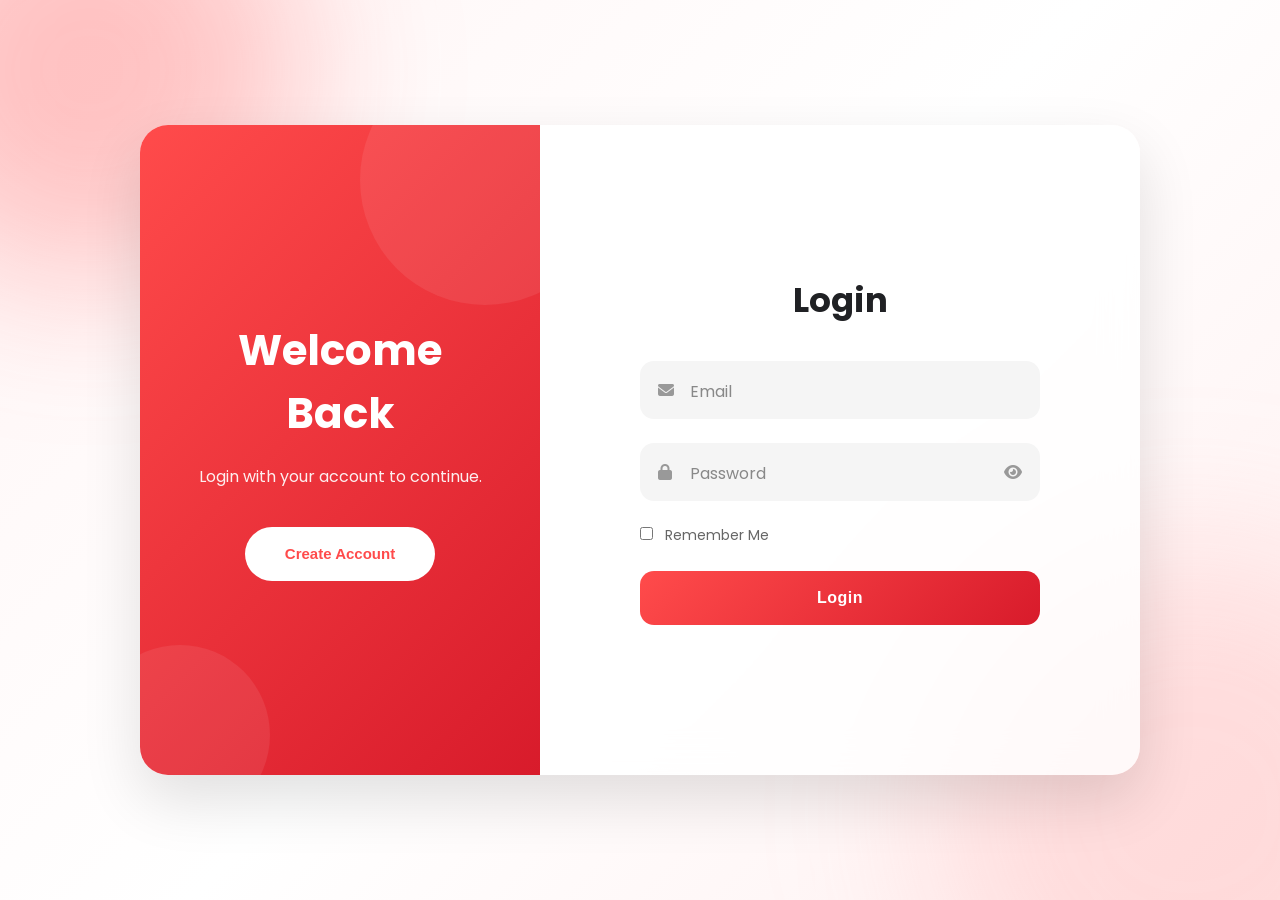
<file: HTML,CSS,JS/index.html>
<!doctype html>
<html lang="en">
  <head>
    <meta charset="UTF-8" />

    <meta name="viewport" content="width=device-width, initial-scale=1.0" />

    <title>Authentication</title>

    <link rel="stylesheet" href="style.css" />

    <link rel="preconnect" href="https://fonts.googleapis.com" />

    <link rel="preconnect" href="https://fonts.gstatic.com" crossorigin />

    <link
      href="https://fonts.googleapis.com/css2?family=Poppins:wght@300;400;500;600;700&display=swap"
      rel="stylesheet"
    />

    <link
      rel="stylesheet"
      href="https://cdnjs.cloudflare.com/ajax/libs/font-awesome/6.7.2/css/all.min.css"
    />
  </head>

  <body>
    <div class="background">
      <div class="blob blob1"></div>

      <div class="blob blob2"></div>
    </div>

    <div class="container">
      <!-- LEFT SIDE -->

      <div class="left-panel">
        <div class="content">
          <h1 id="panelTitle">Welcome Back</h1>

          <p id="panelText">Login with your account to continue.</p>

          <button id="switchBtn">Create Account</button>
        </div>
      </div>

      <!-- RIGHT SIDE -->

      <div class="right-panel">
        <!-- LOGIN -->

        <form id="loginForm" class="form active">
          <h2>Login</h2>

          <div class="input-group">
            <i class="fa-solid fa-envelope"></i>

            <input id="loginEmail" type="email" required />

            <label> Email </label>
          </div>

          <div class="input-group">
            <i class="fa-solid fa-lock"></i>

            <input id="loginPassword" type="password" required />

            <label> Password </label>

            <span class="toggle-password">
              <i class="fa-solid fa-eye"></i>
            </span>
          </div>

          <div class="remember">
            <label>
              <input type="checkbox" id="remember" />

              Remember Me
            </label>
          </div>

          <button class="submit-btn" type="submit">Login</button>
        </form>

        <!-- SIGNUP -->

        <form id="signupForm" class="form">
          <h2>Create Account</h2>

          <div class="input-group">
            <i class="fa-solid fa-user"></i>

            <input id="signupName" type="text" required />

            <label> Full Name </label>
          </div>

          <div class="input-group">
            <i class="fa-solid fa-envelope"></i>

            <input id="signupEmail" type="email" required />

            <label> Email </label>
          </div>

          <div class="input-group">
            <i class="fa-solid fa-lock"></i>

            <input id="signupPassword" type="password" required />

            <label> Password </label>

            <span class="toggle-password">
              <i class="fa-solid fa-eye"></i>
            </span>
          </div>

          <button class="submit-btn" type="submit">Create Account</button>
        </form>
      </div>
    </div>

    <div id="toast"></div>

    <script src="script.js"></script>

    <script src="auth.js"></script>
  </body>
</html>
</file>
<file: HTML,CSS,JS/style.css>
/* =====================================================
   RESET
===================================================== */

* {
  margin: 0;
  padding: 0;
  box-sizing: border-box;
}

html {
  scroll-behavior: smooth;
}

body {
  font-family: "Poppins", sans-serif;

  min-height: 100vh;

  display: flex;

  justify-content: center;

  align-items: center;

  overflow: hidden;

  background: #f3f4f6;

  position: relative;
}

/* =====================================================
   VARIABLES
===================================================== */

:root {
  --primary: #ff4b4b;
  --primary-dark: #d81b2b;

  --white: #ffffff;

  --text: #202124;

  --gray: #777;

  --light: #f7f7f7;

  --shadow: 0 25px 60px rgba(0, 0, 0, 0.12);
}

/* =====================================================
   BACKGROUND
===================================================== */

.background {
  position: fixed;

  inset: 0;

  z-index: -5;

  overflow: hidden;

  background: linear-gradient(135deg, #fff5f5, #ffffff, #fff0f0);
}

.blob {
  position: absolute;

  border-radius: 50%;

  filter: blur(80px);

  animation: float 12s ease-in-out infinite;
}

.blob1 {
  width: 420px;

  height: 420px;

  top: -140px;

  left: -120px;

  background: rgba(255, 75, 75, 0.3);
}

.blob2 {
  width: 520px;

  height: 520px;

  right: -170px;

  bottom: -170px;

  background: rgba(255, 150, 150, 0.25);

  animation-delay: 5s;
}

@keyframes float {
  0% {
    transform: translate(0, 0);
  }

  50% {
    transform: translate(40px, -35px);
  }

  100% {
    transform: translate(0, 0);
  }
}

/* =====================================================
   MAIN CARD
===================================================== */

.container {
  width: 1000px;

  max-width: 95%;

  height: 650px;

  display: flex;

  overflow: hidden;

  border-radius: 28px;

  background: rgba(255, 255, 255, 0.82);

  backdrop-filter: blur(18px);

  box-shadow: var(--shadow);
}

/* =====================================================
   LEFT PANEL
===================================================== */

.left-panel {
  width: 40%;

  position: relative;

  display: flex;

  justify-content: center;

  align-items: center;

  text-align: center;

  color: white;

  background: linear-gradient(135deg, var(--primary), var(--primary-dark));

  overflow: hidden;
}

/* Decorative circles */

.left-panel::before {
  content: "";

  position: absolute;

  width: 250px;

  height: 250px;

  border-radius: 50%;

  background: rgba(255, 255, 255, 0.08);

  top: -70px;

  right: -70px;
}

.left-panel::after {
  content: "";

  position: absolute;

  width: 180px;

  height: 180px;

  border-radius: 50%;

  background: rgba(255, 255, 255, 0.08);

  left: -50px;

  bottom: -50px;
}

.content {
  width: 80%;

  z-index: 2;
}

.content h1 {
  font-size: clamp(26px, 6vw, 42px);

  font-weight: 700;

  margin-bottom: 18px;
}

.content p {
  line-height: 1.8;

  opacity: 0.92;

  margin-bottom: 35px;
}

.content button {
  width: min(190px, 80%);

  height: clamp(48px, 6vh, 55px);

  border: none;

  border-radius: 50px;

  cursor: pointer;

  background: white;

  color: var(--primary);

  font-size: clamp(14px, 2vw, 15px);

  font-weight: 600;

  transition: 0.35s;
}

.content button:hover {
  transform: translateY(-4px);

  box-shadow: 0 15px 30px rgba(0, 0, 0, 0.15);
}

/* =====================================================
   RIGHT PANEL
===================================================== */

.right-panel {
  flex: 1;

  position: relative;

  display: flex;

  justify-content: center;

  align-items: center;

  padding: 60px;

  overflow: hidden;
}

/* =====================================================
   FORM
===================================================== */

.form {
  position: absolute;

  width: 100%;

  max-width: 400px;

  opacity: 0;

  pointer-events: none;

  transform: translateX(60px);

  transition:
    opacity 0.55s ease,
    transform 0.55s ease;
}

/* Active Form */

.form.active {
  opacity: 1;

  pointer-events: auto;

  transform: translateX(0);
}

/* Hidden Login */

.form.hide {
  opacity: 0;

  pointer-events: none;

  transform: translateX(-60px);
}

/* =====================================================
   HEADINGS
===================================================== */

.form h2 {
  font-size: clamp(24px, 4.5vw, 34px);

  color: var(--text);

  font-weight: 700;

  margin-bottom: 35px;

  text-align: center;
}

/* =====================================================
   INPUT GROUP
===================================================== */

.input-group {
  position: relative;

  margin-bottom: 24px;
}

/* Input */

.input-group input {
  width: 100%;

  height: 58px;

  border: none;

  outline: none;

  border-radius: 14px;

  background: #f5f5f5;

  padding-left: 50px;

  padding-right: 50px;

  font-size: 15px;

  transition: 0.3s;
}

/* Focus */

.input-group input:focus {
  background: white;

  box-shadow: 0 0 0 3px rgba(255, 75, 75, 0.18);
}

/* Left Icon */

.input-group > i {
  position: absolute;

  left: 18px;

  top: 50%;

  transform: translateY(-50%);

  color: #999;

  transition: 0.3s;
}

/* Floating Label */

.input-group label {
  position: absolute;

  left: 50px;

  top: 18px;

  color: #888;

  pointer-events: none;

  transition: 0.25s;
}

/* Float Animation */

.input-group input:focus + label,
.input-group input:valid + label {
  top: -10px;

  left: 18px;

  font-size: 12px;

  padding: 0 8px;

  background: white;

  color: var(--primary);
}

/* Change icon color */

.input-group input:focus ~ i,
.input-group:focus-within > i {
  color: var(--primary);
}

/* =====================================================
   PASSWORD TOGGLE
===================================================== */

.toggle-password {
  position: absolute;

  right: 18px;

  top: 50%;

  transform: translateY(-50%);

  cursor: pointer;

  color: #999;

  transition: 0.3s;
}

.toggle-password:hover {
  color: var(--primary);
}

/* =====================================================
   REMEMBER
===================================================== */

.remember {
  display: flex;

  justify-content: flex-start;

  align-items: center;

  margin-bottom: 25px;

  font-size: 14px;

  color: #666;
}

.remember input {
  margin-right: 8px;

  accent-color: var(--primary);
}

/* =====================================================
   SUBMIT BUTTON
===================================================== */

.submit-btn {
  width: 100%;

  height: clamp(52px, 6vh, 58px);

  border: none;

  border-radius: 14px;

  cursor: pointer;

  color: white;

  font-size: clamp(15px, 2vw, 16px);

  font-weight: 600;

  letter-spacing: 0.5px;

  background: linear-gradient(135deg, var(--primary), var(--primary-dark));

  transition:
    transform 0.25s ease,
    box-shadow 0.25s ease;
}

.submit-btn:hover {
  transform: translateY(-3px);

  box-shadow: 0 15px 35px rgba(255, 75, 75, 0.35);
}

.submit-btn:active {
  transform: scale(0.98);
}

/* =====================================================
   SWITCH BUTTON
===================================================== */

.content button {
  position: relative;

  overflow: hidden;
}

/* =====================================================
   RIPPLE EFFECT
===================================================== */

button {
  position: relative;

  overflow: hidden;
}

.ripple {
  position: absolute;

  width: 20px;

  height: 20px;

  border-radius: 50%;

  background: rgba(255, 255, 255, 0.45);

  transform: scale(0);

  animation: ripple 0.6s linear;

  pointer-events: none;
}

@keyframes ripple {
  to {
    transform: scale(14);

    opacity: 0;
  }
}

/* =====================================================
   TOAST
===================================================== */

#toast {
  position: fixed;

  top: 25px;

  right: 25px;

  min-width: 260px;

  padding: 16px 22px;

  border-radius: 12px;

  background: #222;

  color: white;

  font-size: 14px;

  font-weight: 500;

  opacity: 0;

  transform: translateY(-30px);

  transition: 0.35s;

  z-index: 9999;

  pointer-events: none;
}

#toast.show {
  opacity: 1;

  transform: translateY(0);
}

/* =====================================================
   SCROLLBAR
===================================================== */

::-webkit-scrollbar {
  width: 8px;
}

::-webkit-scrollbar-thumb {
  background: var(--primary);

  border-radius: 20px;
}

/* =====================================================
   RESPONSIVE
===================================================== */

@media (max-width: 900px) {
  body {
    overflow: auto;

    padding: 25px;
  }

  .container {
    flex-direction: column;

    width: 100%;

    max-width: 550px;

    height: auto;
  }

  .left-panel {
    width: 100%;

    min-height: 250px;
  }

  .right-panel {
    min-height: 560px;

    padding: 40px 25px;
  }
}

@media (max-width: 600px) {
  .container {
    border-radius: 20px;
  }

  .right-panel {
    min-height: 520px;

    padding: 35px 20px;
  }

  .content {
    width: 90%;
  }

  .content {
    width: 90%;
  }

  .form {
    max-width: 100%;
  }

  .form h2 {
    margin-bottom: 28px;
  }

  .input-group input {
    height: 54px;
  }
}

@media (max-width: 480px) {
  body {
    padding: 15px;
  }

  .blob1 {
    width: 240px;
    height: 240px;
  }

  .blob2 {
    width: 280px;
    height: 280px;
  }

  .container {
    border-radius: 16px;
  }

  .left-panel {
    min-height: 180px;
  }

  .content h1 {
    margin-bottom: 12px;
  }

  .content p {
    margin-bottom: 22px;
  }

  .right-panel {
    min-height: 500px;

    padding: 30px 16px;
  }

  .input-group {
    margin-bottom: 20px;
  }

  .input-group input {
    height: 52px;

    padding-left: 44px;
  }

  #toast {
    left: 15px;

    right: 15px;

    top: 15px;

    min-width: 0;

    text-align: center;

    font-size: 13px;

    padding: 14px 16px;
  }
}
</file>
<file: HTML,CSS,JS/dashboard.css>
* {
  margin: 0;
  padding: 0;
  box-sizing: border-box;
  font-family: "Poppins", sans-serif;
}

:root {
  --primary: #ff3b3b;
  --bg: #f4f6fb;
  --white: #ffffff;
  --text: #222;
  --shadow: 0 10px 30px rgba(0, 0, 0, 0.08);
}

body {
  display: flex;
  background: var(--bg);
  min-height: 100vh;
}

/* ================= SIDEBAR ================= */

.sidebar {
  width: 260px;

  background: linear-gradient(180deg, #ff4b4b, #d61b2b);

  color: white;

  display: flex;

  flex-direction: column;

  padding: 25px;

  position: fixed;

  left: 0;
  top: 0;
  bottom: 0;
}

.logo {
  display: flex;

  align-items: center;

  gap: 10px;

  margin-bottom: 50px;
}

.logo i {
  font-size: 30px;
}

.sidebar ul {
  list-style: none;
}

.sidebar ul li {
  padding: 15px;

  margin-bottom: 10px;

  border-radius: 12px;

  cursor: pointer;

  transition: 0.3s;

  display: flex;

  align-items: center;

  gap: 12px;
}

.sidebar ul li:hover {
  background: rgba(255, 255, 255, 0.15);
}

.sidebar ul .active {
  background: white;

  color: var(--primary);
}

#logoutBtn {
  margin-top: auto;

  border: none;

  height: 50px;

  border-radius: 12px;

  cursor: pointer;

  background: white;

  color: var(--primary);

  font-weight: 600;

  transition: 0.3s;
}

#logoutBtn:hover {
  transform: translateY(-2px);
}

/* ================= MAIN ================= */

.main {
  margin-left: 260px;

  width: calc(100% - 260px);

  padding: 35px;
}

.topbar {
  display: flex;

  justify-content: space-between;

  align-items: center;

  margin-bottom: 35px;
}

.topbar-left {
  display: flex;

  align-items: center;

  gap: 15px;
}

.topbar h1 {
  color: var(--text);
}

.menu-btn {
  display: none;

  width: 44px;

  height: 44px;

  border: none;

  border-radius: 12px;

  background: white;

  color: var(--primary);

  font-size: 18px;

  cursor: pointer;

  align-items: center;

  justify-content: center;

  box-shadow: var(--shadow);

  transition: 0.3s;
}

.menu-btn:hover {
  transform: translateY(-2px);
}

/* ================= CARDS ================= */

.cards {
  display: grid;

  grid-template-columns: repeat(auto-fit, minmax(220px, 1fr));

  gap: 20px;
}

.card {
  background: white;

  padding: 25px;

  border-radius: 18px;

  box-shadow: var(--shadow);

  transition: 0.3s;
}

.card:hover {
  transform: translateY(-6px);
}

.card i {
  font-size: 40px;

  color: var(--primary);

  margin-bottom: 15px;
}

.card h2 {
  margin-bottom: 8px;
}

/* ================= PROFILE ================= */

.profile {
  margin-top: 35px;

  background: white;

  border-radius: 18px;

  padding: 30px;

  box-shadow: var(--shadow);
}

.profile h2 {
  margin-bottom: 20px;
}

.profile p {
  margin: 12px 0;

  font-size: 15px;
}

.profile span {
  font-weight: 600;

  color: var(--primary);
}

/* ================= MOBILE ================= */

@media (max-width: 900px) {
  body {
    flex-direction: column;
  }

  .sidebar {
    position: fixed;

    width: 260px;

    height: 100%;

    transform: translateX(-100%);

    transition: transform 0.35s ease;

    z-index: 1001;
  }

  .sidebar.open {
    transform: translateX(0);

    box-shadow: 20px 0 50px rgba(0, 0, 0, 0.25);
  }

  .menu-btn {
    display: flex;
  }

  .main {
    width: 100%;

    margin-left: 0;
  }

  .overlay {
    position: fixed;

    inset: 0;

    background: rgba(0, 0, 0, 0.45);

    backdrop-filter: blur(4px);

    opacity: 0;

    visibility: hidden;

    transition: 0.35s;

    z-index: 1000;
  }

  .overlay.show {
    opacity: 1;

    visibility: visible;
  }
}

@media (max-width: 600px) {
  .main {
    padding: 20px;
  }

  .topbar {
    margin-bottom: 25px;
  }

  .topbar h1 {
    font-size: 20px;
  }

  .cards {
    grid-template-columns: 1fr;
  }

  .card {
    padding: 20px;
  }

  .profile {
    padding: 22px;
  }

  .logo h2 {
    font-size: 22px;
  }

  .modal-content {
    padding: 28px 20px;
  }
}

/* ===========================
   LOGOUT MODAL
=========================== */

.modal {
  position: fixed;

  inset: 0;

  background: rgba(0, 0, 0, 0.45);

  backdrop-filter: blur(6px);

  display: flex;

  justify-content: center;

  align-items: center;

  opacity: 0;

  visibility: hidden;

  transition: 0.35s;

  z-index: 9999;
}

.modal.show {
  opacity: 1;

  visibility: visible;
}

.modal-content {
  width: 380px;

  max-width: 90%;

  background: white;

  border-radius: 20px;

  padding: 35px;

  text-align: center;

  transform: scale(0.8);

  transition: 0.35s;

  box-shadow: 0 25px 60px rgba(0, 0, 0, 0.18);
}

.modal.show .modal-content {
  transform: scale(1);
}

.modal-icon {
  width: 90px;

  height: 90px;

  margin: auto;

  border-radius: 50%;

  display: flex;

  justify-content: center;

  align-items: center;

  background: #22c55e;

  color: white;

  font-size: 42px;

  margin-bottom: 20px;
}

.modal-content h2 {
  margin-bottom: 10px;
}

.modal-content p {
  color: #777;

  margin-bottom: 30px;
}

.modal-content button {
  width: 100%;

  height: 50px;

  border: none;

  border-radius: 12px;

  background: #ff4b4b;

  color: white;

  font-size: 16px;

  font-weight: 600;

  cursor: pointer;

  transition: 0.3s;
}

.modal-content button:hover {
  background: #e53935;
}
</file>
